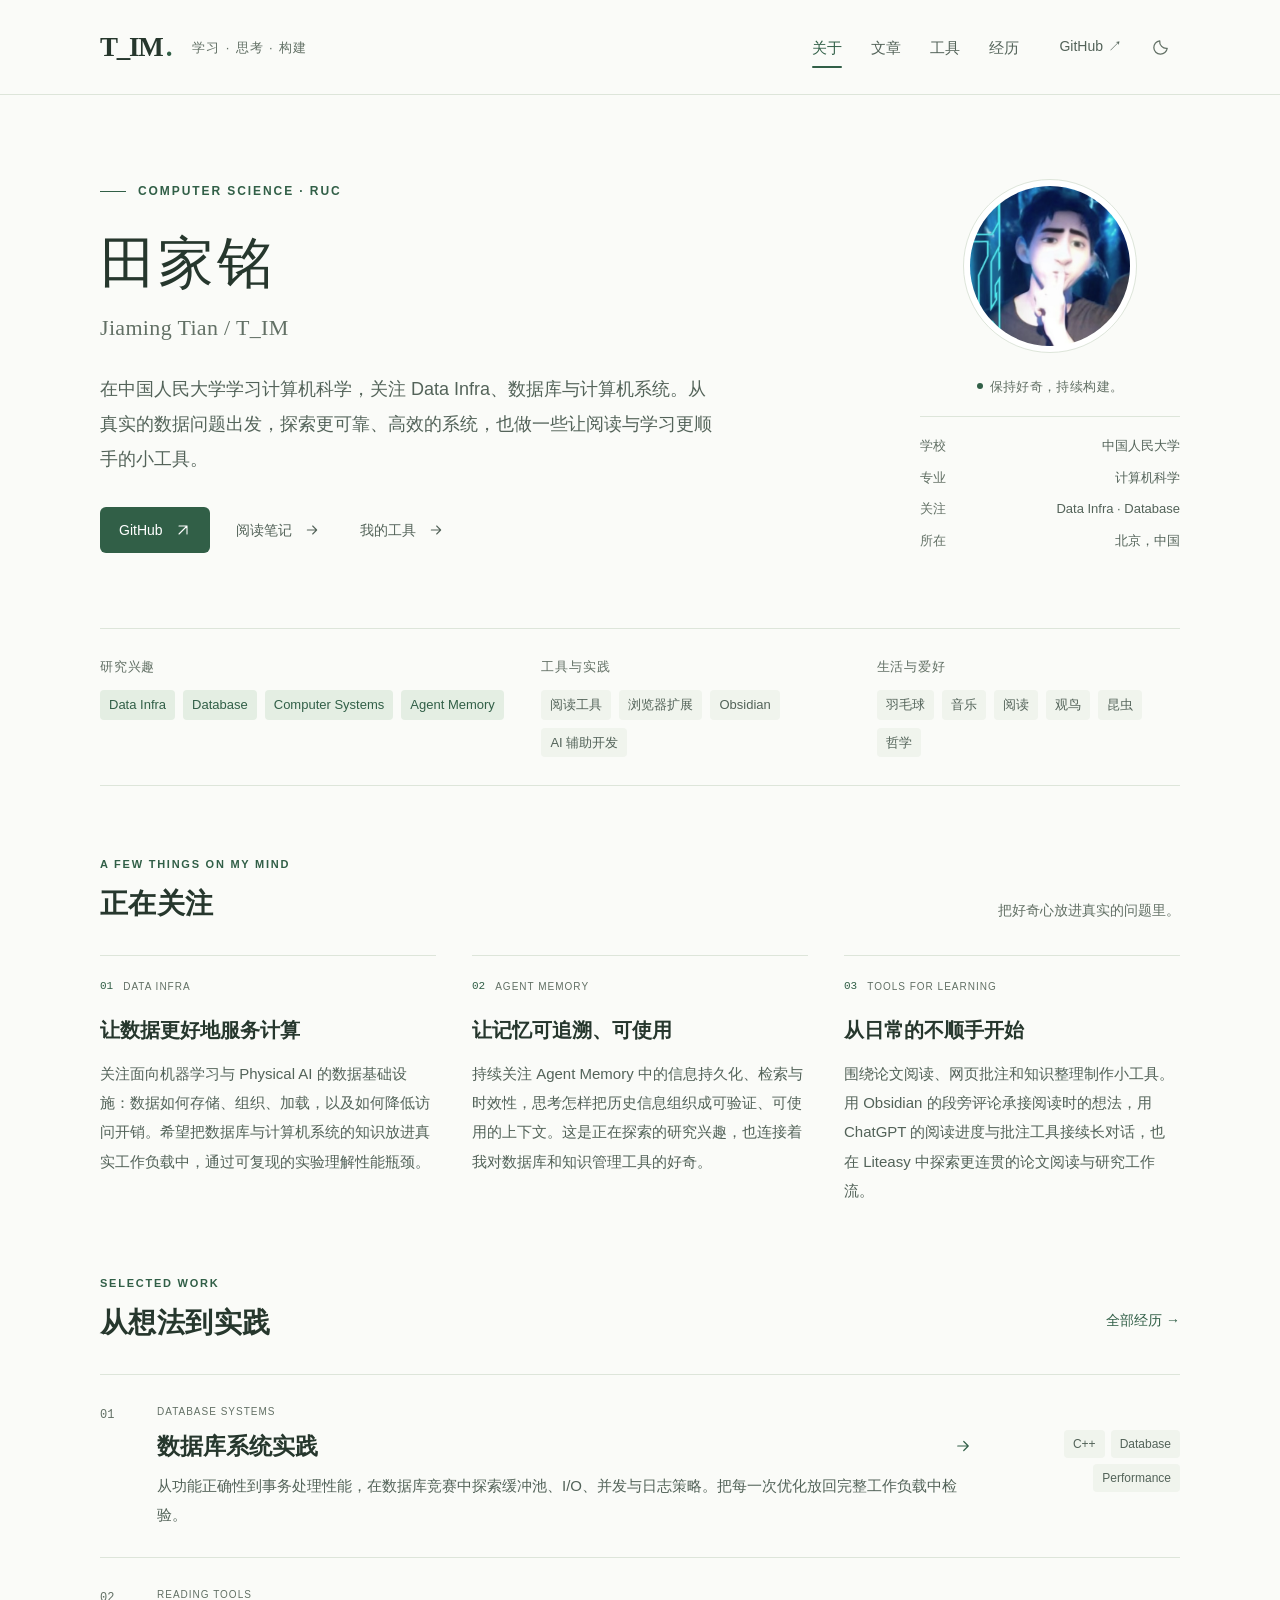
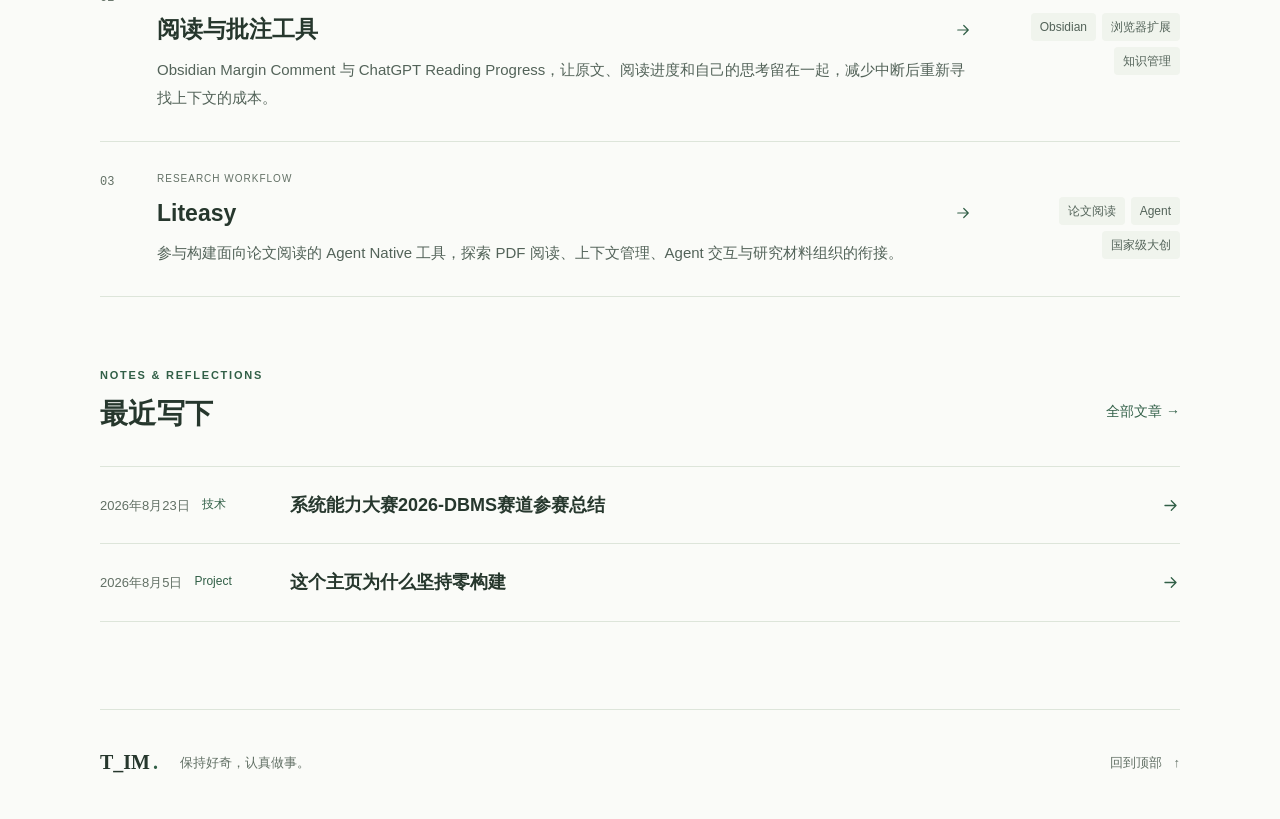
<file: index.html>
<!doctype html>
<html lang="zh-CN" data-theme="light">
<head>
  <meta charset="UTF-8"/>
  <meta name="viewport" content="width=device-width, initial-scale=1"/>
  <meta name="description" content="田家铭（T_IM），中国人民大学计算机科学本科生。关注 Data Infra、数据库系统、Agent Memory，制作阅读与知识管理工具。"/>
  <meta name="theme-color" content="#fafbf8"/>
  <meta name="color-scheme" content="light dark"/>
  <meta property="og:title" content="田家铭 T_IM · Data Infra &amp; Computer Systems"/>
  <meta property="og:description" content="田家铭（T_IM），中国人民大学计算机科学本科生。关注 Data Infra、数据库系统、Agent Memory，制作阅读与知识管理工具。"/>
  <meta property="og:type" content="website"/>
  <meta property="og:url" content="https://exyeus.github.io/"/>
  <meta property="og:locale" content="zh_CN"/>
  <link rel="canonical" href="https://exyeus.github.io/"/>
  <title>田家铭 T_IM · Data Infra &amp; Computer Systems</title>
  <link rel="icon" href="assets/favicon.svg" type="image/svg+xml"/>
  <script>try { document.documentElement.dataset.theme = localStorage.getItem('tim-homepage-theme') === 'dark' ? 'dark' : 'light'; } catch {}</script>
  <link rel="stylesheet" href="assets/styles.css"/>
  <script src="content/site.js" defer></script>
  <script src="content/blogs.js" defer></script>
  <script src="assets/app.js" defer></script>
</head>
<body data-page="home">
  <a class="skip-link" href="#main">跳到正文</a>
  <header class="site-header">
    <div class="header-inner container">
      <a class="brand" href="index.html" aria-label="T_IM · 返回首页"><span class="brand-word">T_IM<span class="brand-dot">.</span></span><span class="brand-caption">学习 · 思考 · 构建</span></a>
      <nav class="primary-nav" aria-label="主导航"><a href="index.html" aria-current="page">关于</a><a href="blogs.html">文章</a><a href="resources.html">工具</a><a href="projects.html">经历</a></nav>
      <div class="header-actions"><a class="header-github" href="https://github.com/Exyeus" target="_blank" rel="noopener noreferrer">GitHub <span aria-hidden="true">↗</span></a><button class="theme-toggle" id="themeToggle" type="button" aria-label="切换为深色主题" aria-pressed="false"><svg class="theme-moon" viewBox="0 0 24 24" aria-hidden="true"><path d="M20.5 13A8.5 8.5 0 0 1 11 3.5 8.5 8.5 0 1 0 20.5 13Z"/></svg><svg class="theme-sun" viewBox="0 0 24 24" aria-hidden="true"><circle cx="12" cy="12" r="4"/><path d="M12 2v2m0 16v2M2 12h2m16 0h2M5 5l1.5 1.5m11 11L19 19M5 19l1.5-1.5m11-11L19 5"/></svg></button></div>
    </div>
  </header>
  <main id="main" class="container main-content" tabindex="-1">
    <section class="hero" aria-labelledby="heroName">
      <div class="hero-copy">
        <p class="eyebrow hero-eyebrow" id="heroEyebrow">COMPUTER SCIENCE · RUC</p>
        <h1 id="heroName">田家铭</h1>
        <p class="hero-roman" id="heroRomanName">Jiaming Tian / T_IM</p>
        <p class="hero-intro" id="heroIntro">在中国人民大学学习计算机科学，关注 Data Infra、数据库与计算机系统。从真实的数据问题出发，探索更可靠、高效的系统，也做一些让阅读与学习更顺手的小工具。</p>
        <div class="hero-actions" id="heroActions"><a class="button button-primary" href="https://github.com/Exyeus">GitHub ↗</a><a class="button button-quiet" href="resources.html">我的工具 →</a></div>
      </div>
      <aside class="profile-aside" aria-label="个人信息">
        <figure class="profile-photo"><img src="assets/avatar.jpg" width="220" height="220" alt="T_IM 的个人头像" fetchpriority="high"/></figure>
        <p class="profile-caption"><span class="status-dot" aria-hidden="true"></span>保持好奇，持续构建。</p>
        <dl id="profileFacts"><div><dt>学校</dt><dd>中国人民大学</dd></div><div><dt>专业</dt><dd>计算机科学</dd></div></dl>
      </aside>
    </section>
    <section class="interests" aria-labelledby="interestsTitle">
      <h2 class="visually-hidden" id="interestsTitle">我的兴趣</h2><div id="interestGroups" class="interest-groups"></div>
    </section>
    <section class="home-section" id="about" aria-labelledby="focusTitle">
      <div class="section-heading"><div><p class="eyebrow">A FEW THINGS ON MY MIND</p><h2 id="focusTitle">正在关注</h2></div><span class="section-note">把好奇心放进真实的问题里。</span></div>
      <div class="focus-grid" id="aboutGrid"></div>
    </section>
    <section class="home-section" aria-labelledby="workTitle">
      <div class="section-heading"><div><p class="eyebrow">SELECTED WORK</p><h2 id="workTitle">从想法到实践</h2></div><a class="text-link" href="projects.html">全部经历 →</a></div>
      <div class="featured-list" id="featuredList"></div>
    </section>
    <section class="home-section last-section" aria-labelledby="writingTitle">
      <div class="section-heading"><div><p class="eyebrow">NOTES & REFLECTIONS</p><h2 id="writingTitle">最近写下</h2></div><a class="text-link" href="blogs.html">全部文章 →</a></div>
      <div id="latestPosts" class="blog-list"></div>
    </section>
    <noscript><p class="noscript-note">此页的目录与工具列表需要 JavaScript。你也可以在 <a href="https://github.com/Exyeus/exyeus.github.io/tree/main/content">GitHub 阅读原始内容</a>。</p></noscript>
  </main>
  <footer class="site-footer container"><div><a href="index.html" class="footer-name">T_IM<span class="brand-dot">.</span></a><span>保持好奇，认真做事。</span></div><a href="#main" class="back-top">回到顶部 <span aria-hidden="true">↑</span></a></footer>
</body>
</html>
</file>
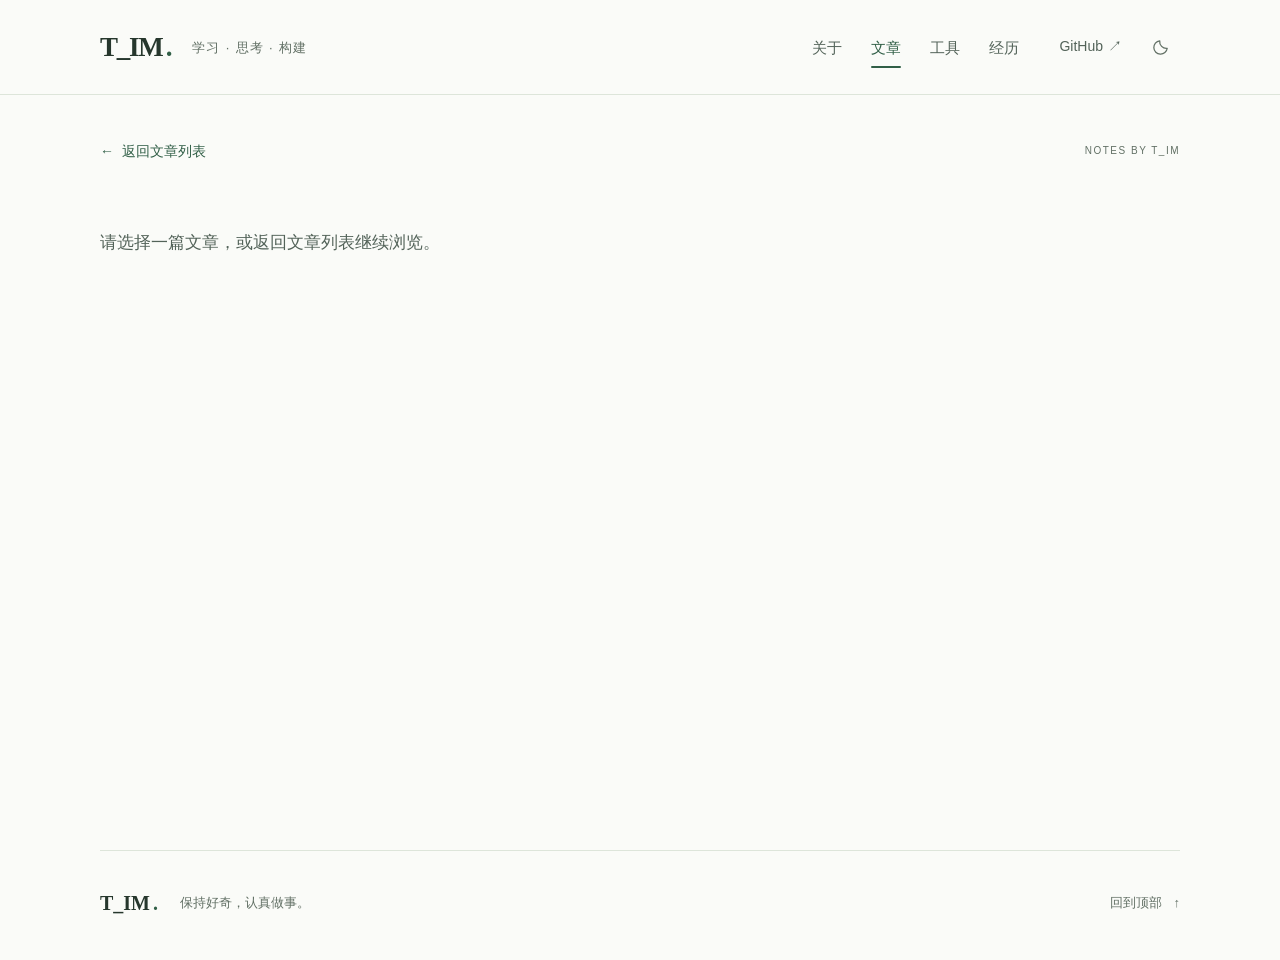
<file: article.html>
<!doctype html>
<html lang="zh-CN" data-theme="light">
<head>
  <meta charset="UTF-8"/>
  <meta name="viewport" content="width=device-width, initial-scale=1"/>
  <meta name="description" content="T_IM 的技术笔记与学习记录。"/>
  <meta name="theme-color" content="#fafbf8"/>
  <meta name="color-scheme" content="light dark"/>
  <meta property="og:title" content="阅读文章 · T_IM"/>
  <meta property="og:description" content="T_IM 的技术笔记与学习记录。"/>
  <meta property="og:type" content="article"/>
  <meta property="og:url" content="https://exyeus.github.io/article.html"/>
  <meta property="og:locale" content="zh_CN"/>
  <link rel="canonical" href="https://exyeus.github.io/article.html"/>
  <title>阅读文章 · T_IM</title>
  <link rel="icon" href="assets/favicon.svg" type="image/svg+xml"/>
  <script>try { document.documentElement.dataset.theme = localStorage.getItem('tim-homepage-theme') === 'dark' ? 'dark' : 'light'; } catch {}</script>
  <link rel="stylesheet" href="assets/styles.css"/>
  <script src="content/site.js" defer></script>
  <script src="content/blogs.js" defer></script>
  <script src="assets/app.js" defer></script>
  <script src="assets/markdown.js" defer></script>
  <script src="assets/article.js" defer></script>
</head>
<body data-page="article">
  <a class="skip-link" href="#main">跳到正文</a>
  <header class="site-header">
    <div class="header-inner container">
      <a class="brand" href="index.html" aria-label="T_IM · 返回首页"><span class="brand-word">T_IM<span class="brand-dot">.</span></span><span class="brand-caption">学习 · 思考 · 构建</span></a>
      <nav class="primary-nav" aria-label="主导航"><a href="index.html">关于</a><a href="blogs.html" aria-current="page">文章</a><a href="resources.html">工具</a><a href="projects.html">经历</a></nav>
      <div class="header-actions"><a class="header-github" href="https://github.com/Exyeus" target="_blank" rel="noopener noreferrer">GitHub <span aria-hidden="true">↗</span></a><button class="theme-toggle" id="themeToggle" type="button" aria-label="切换为深色主题" aria-pressed="false"><svg class="theme-moon" viewBox="0 0 24 24" aria-hidden="true"><path d="M20.5 13A8.5 8.5 0 0 1 11 3.5 8.5 8.5 0 1 0 20.5 13Z"/></svg><svg class="theme-sun" viewBox="0 0 24 24" aria-hidden="true"><circle cx="12" cy="12" r="4"/><path d="M12 2v2m0 16v2M2 12h2m16 0h2M5 5l1.5 1.5m11 11L19 19M5 19l1.5-1.5m11-11L19 5"/></svg></button></div>
    </div>
  </header>
  <main id="main" class="container main-content article-main" tabindex="-1">
    <div class="article-navigation"><a class="text-link" id="articleBack" href="blogs.html"><span aria-hidden="true">←</span> 返回文章列表</a><span class="article-site-note">NOTES BY T_IM</span></div>
    <div id="articleState" class="article-state" aria-live="polite">正在读取文章…</div>
    <header id="articleHeader" class="article-header" hidden><p class="eyebrow" id="articleCategory"></p><h1 id="articleTitle"></h1><div class="article-meta"><time id="articleDate"></time><span aria-hidden="true">·</span><span id="articleReadingTime"></span></div><p class="article-summary" id="articleSummary"></p><div class="tags" id="articleTags"></div></header>
    <div class="reading-layout"><article id="articleBody" class="prose" aria-label="文章正文"></article><aside class="toc-panel" id="tocPanel" hidden><nav aria-label="文章目录"><p class="toc-label">本文目录</p><div id="articleToc"></div></nav><div class="article-actions"><button class="text-link" id="copyArticleLink" type="button" hidden>复制文章链接 <span aria-hidden="true">↗</span></button><span id="copyStatus" role="status" aria-live="polite"></span><a class="text-link" id="articleSource" href="blogs.html" hidden>查看 Markdown 原文 ↗</a></div></aside></div>
    <noscript><p class="noscript-note">此页的目录与工具列表需要 JavaScript。你也可以在 <a href="https://github.com/Exyeus/exyeus.github.io/tree/main/content">GitHub 阅读原始内容</a>。</p></noscript>
  </main>
  <footer class="site-footer container"><div><a href="index.html" class="footer-name">T_IM<span class="brand-dot">.</span></a><span>保持好奇，认真做事。</span></div><a href="#main" class="back-top">回到顶部 <span aria-hidden="true">↑</span></a></footer>
</body>
</html>
</file>
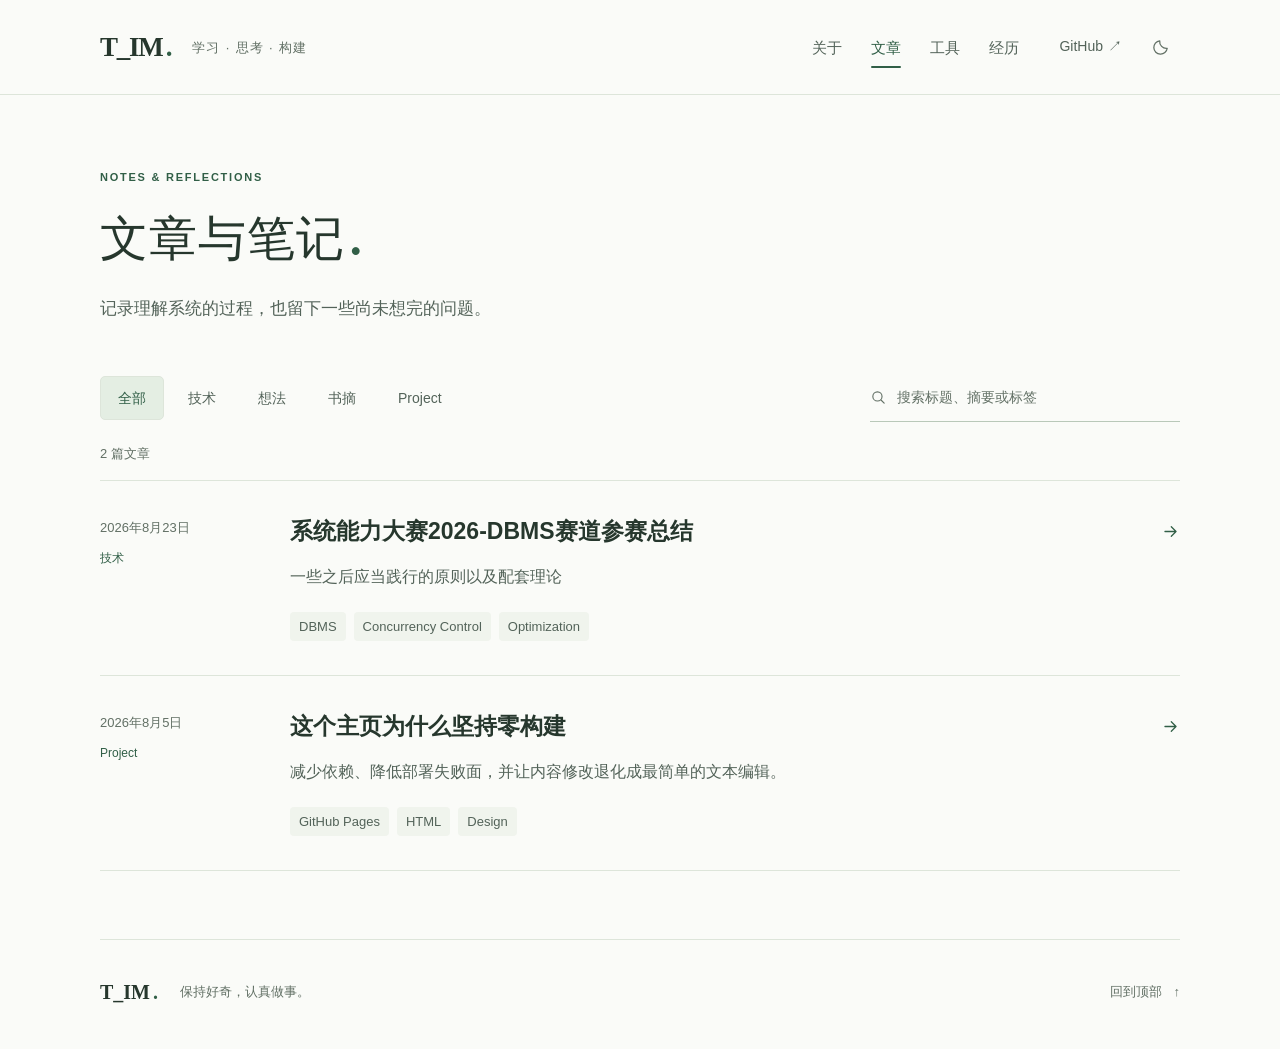
<file: blogs.html>
<!doctype html>
<html lang="zh-CN" data-theme="light">
<head>
  <meta charset="UTF-8"/>
  <meta name="viewport" content="width=device-width, initial-scale=1"/>
  <meta name="description" content="T_IM 的技术笔记、研究思考与学习记录。"/>
  <meta name="theme-color" content="#fafbf8"/>
  <meta name="color-scheme" content="light dark"/>
  <meta property="og:title" content="文章与笔记 · T_IM"/>
  <meta property="og:description" content="T_IM 的技术笔记、研究思考与学习记录。"/>
  <meta property="og:type" content="website"/>
  <meta property="og:url" content="https://exyeus.github.io/blogs.html"/>
  <meta property="og:locale" content="zh_CN"/>
  <link rel="canonical" href="https://exyeus.github.io/blogs.html"/>
  <title>文章与笔记 · T_IM</title>
  <link rel="icon" href="assets/favicon.svg" type="image/svg+xml"/>
  <script>try { document.documentElement.dataset.theme = localStorage.getItem('tim-homepage-theme') === 'dark' ? 'dark' : 'light'; } catch {}</script>
  <link rel="stylesheet" href="assets/styles.css"/>
  <script src="content/site.js" defer></script>
  <script src="content/blogs.js" defer></script>
  <script src="assets/app.js" defer></script>
</head>
<body data-page="blogs">
  <a class="skip-link" href="#main">跳到正文</a>
  <header class="site-header">
    <div class="header-inner container">
      <a class="brand" href="index.html" aria-label="T_IM · 返回首页"><span class="brand-word">T_IM<span class="brand-dot">.</span></span><span class="brand-caption">学习 · 思考 · 构建</span></a>
      <nav class="primary-nav" aria-label="主导航"><a href="index.html">关于</a><a href="blogs.html" aria-current="page">文章</a><a href="resources.html">工具</a><a href="projects.html">经历</a></nav>
      <div class="header-actions"><a class="header-github" href="https://github.com/Exyeus" target="_blank" rel="noopener noreferrer">GitHub <span aria-hidden="true">↗</span></a><button class="theme-toggle" id="themeToggle" type="button" aria-label="切换为深色主题" aria-pressed="false"><svg class="theme-moon" viewBox="0 0 24 24" aria-hidden="true"><path d="M20.5 13A8.5 8.5 0 0 1 11 3.5 8.5 8.5 0 1 0 20.5 13Z"/></svg><svg class="theme-sun" viewBox="0 0 24 24" aria-hidden="true"><circle cx="12" cy="12" r="4"/><path d="M12 2v2m0 16v2M2 12h2m16 0h2M5 5l1.5 1.5m11 11L19 19M5 19l1.5-1.5m11-11L19 5"/></svg></button></div>
    </div>
  </header>
  <main id="main" class="container main-content" tabindex="-1">
    <header class="page-heading"><p class="eyebrow">NOTES & REFLECTIONS</p><h1>文章与笔记<span class="heading-period">.</span></h1><p>记录理解系统的过程，也留下一些尚未想完的问题。</p></header>
    <section aria-label="文章目录" class="index-section">
      <div class="index-toolbar"><div class="filter-pills" id="blogFilters" role="group" aria-label="按文章分类筛选"></div><label class="search-box" for="blogSearch"><svg viewBox="0 0 24 24" aria-hidden="true"><circle cx="10.5" cy="10.5" r="6.5"/><path d="m15.5 15.5 4.5 4.5"/></svg><span class="visually-hidden">搜索文章标题、摘要或标签</span><input id="blogSearch" type="search" placeholder="搜索标题、摘要或标签" autocomplete="off"/></label></div>
      <p class="result-count" id="blogCount" role="status" aria-live="polite"></p>
      <div class="blog-list" id="blogList"></div>
      <div class="empty-state" id="blogEmpty" hidden><h2>暂时没有找到匹配的文章</h2><p>试试其他关键词，或回到完整的文章列表。</p><button class="button button-outline" id="clearBlogFilters" type="button">清除筛选</button></div>
    </section>
    <noscript><p class="noscript-note">此页的目录与工具列表需要 JavaScript。你也可以在 <a href="https://github.com/Exyeus/exyeus.github.io/tree/main/content">GitHub 阅读原始内容</a>。</p></noscript>
  </main>
  <footer class="site-footer container"><div><a href="index.html" class="footer-name">T_IM<span class="brand-dot">.</span></a><span>保持好奇，认真做事。</span></div><a href="#main" class="back-top">回到顶部 <span aria-hidden="true">↑</span></a></footer>
</body>
</html>
</file>
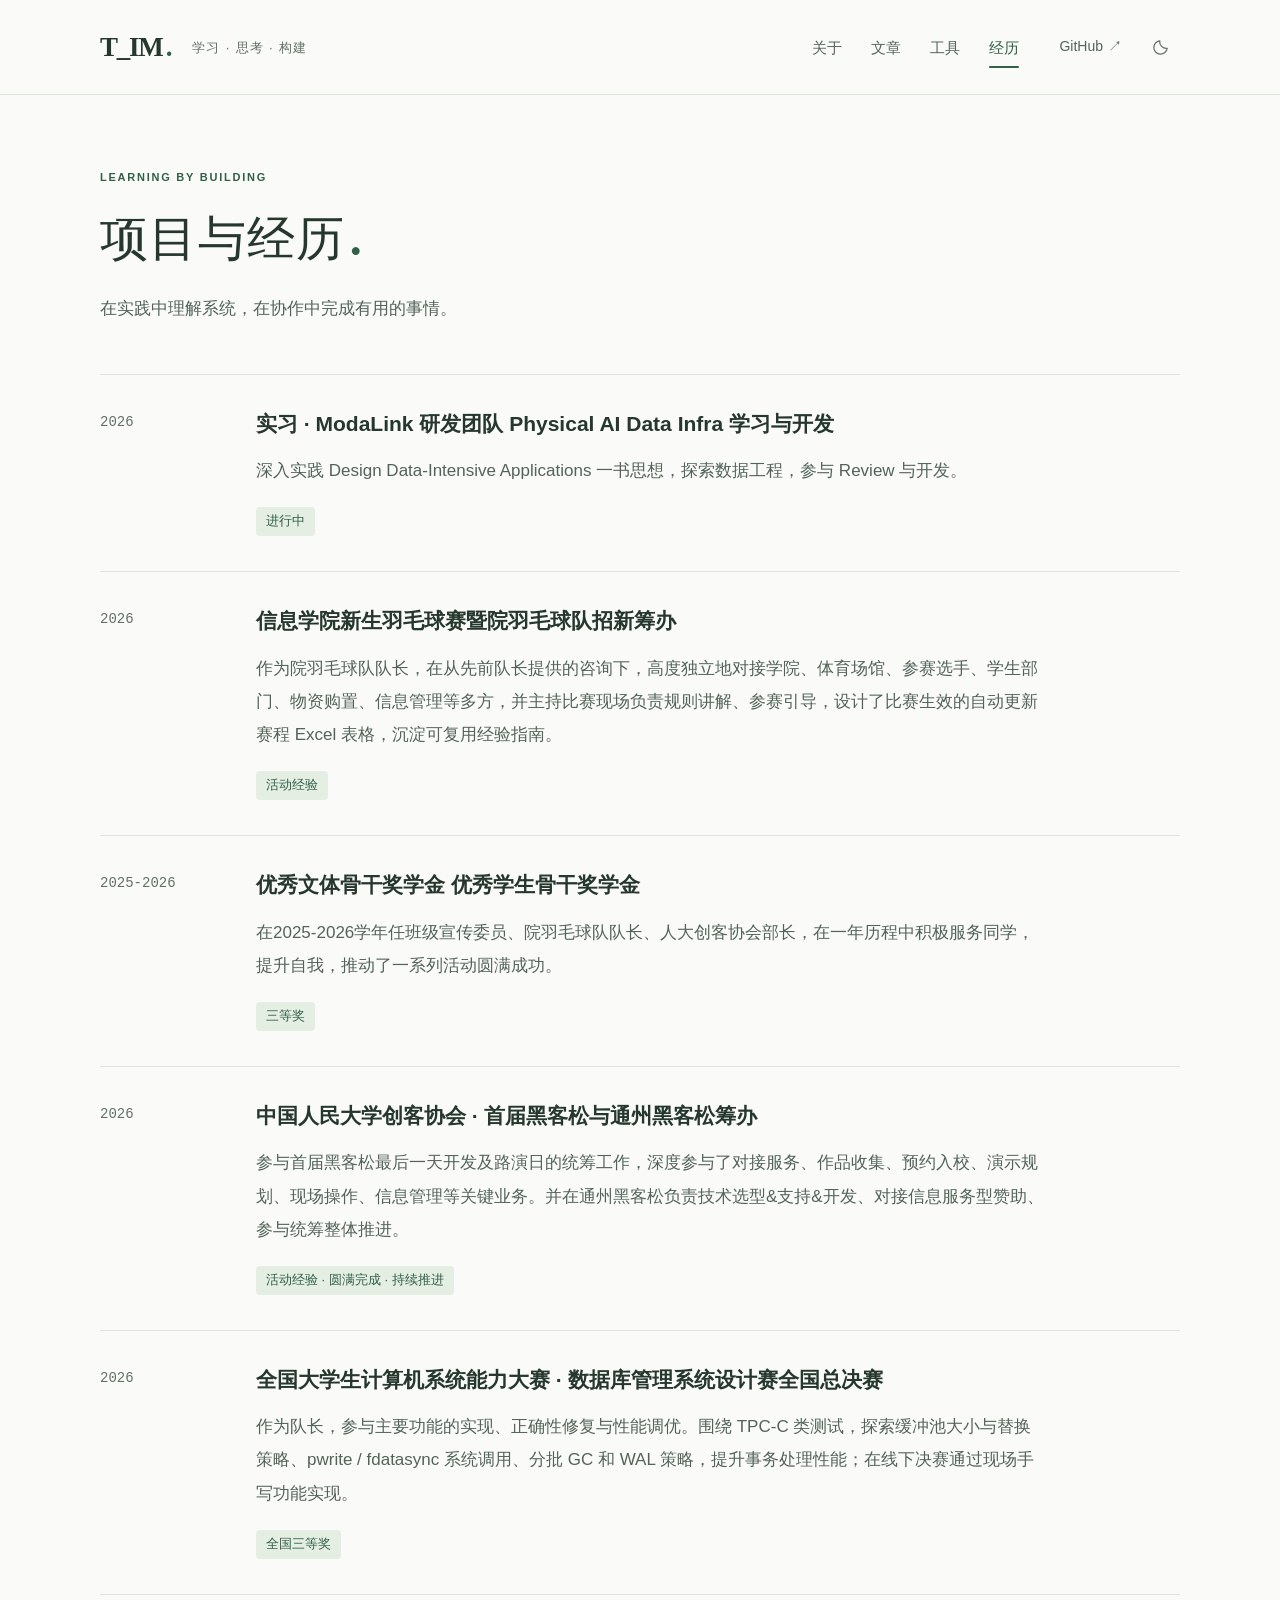
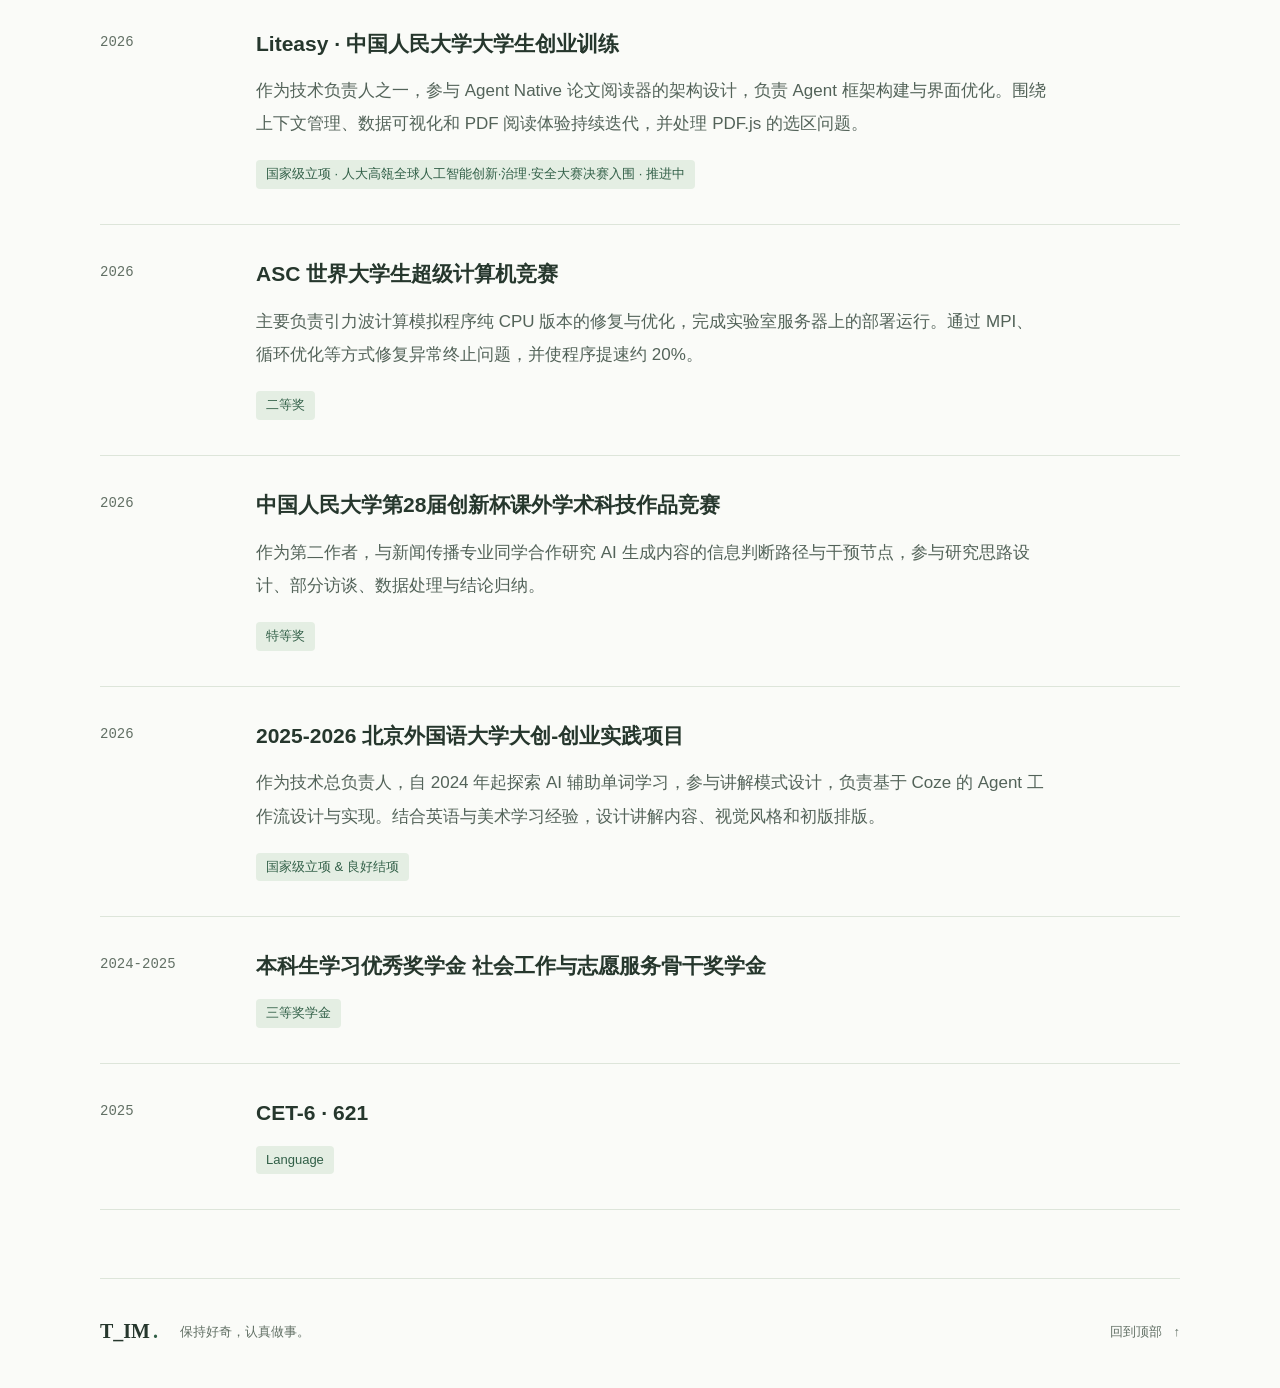
<file: projects.html>
<!doctype html>
<html lang="zh-CN" data-theme="light">
<head>
  <meta charset="UTF-8"/>
  <meta name="viewport" content="width=device-width, initial-scale=1"/>
  <meta name="description" content="T_IM 的数据库系统、Liteasy、超级计算及跨学科实践。"/>
  <meta name="theme-color" content="#fafbf8"/>
  <meta name="color-scheme" content="light dark"/>
  <meta property="og:title" content="项目与经历 · T_IM"/>
  <meta property="og:description" content="T_IM 的数据库系统、Liteasy、超级计算及跨学科实践。"/>
  <meta property="og:type" content="website"/>
  <meta property="og:url" content="https://exyeus.github.io/projects.html"/>
  <meta property="og:locale" content="zh_CN"/>
  <link rel="canonical" href="https://exyeus.github.io/projects.html"/>
  <title>项目与经历 · T_IM</title>
  <link rel="icon" href="assets/favicon.svg" type="image/svg+xml"/>
  <script>try { document.documentElement.dataset.theme = localStorage.getItem('tim-homepage-theme') === 'dark' ? 'dark' : 'light'; } catch {}</script>
  <link rel="stylesheet" href="assets/styles.css"/>
  <script src="content/site.js" defer></script>
  <script src="content/blogs.js" defer></script>
  <script src="assets/app.js" defer></script>
</head>
<body data-page="projects">
  <a class="skip-link" href="#main">跳到正文</a>
  <header class="site-header">
    <div class="header-inner container">
      <a class="brand" href="index.html" aria-label="T_IM · 返回首页"><span class="brand-word">T_IM<span class="brand-dot">.</span></span><span class="brand-caption">学习 · 思考 · 构建</span></a>
      <nav class="primary-nav" aria-label="主导航"><a href="index.html">关于</a><a href="blogs.html">文章</a><a href="resources.html">工具</a><a href="projects.html" aria-current="page">经历</a></nav>
      <div class="header-actions"><a class="header-github" href="https://github.com/Exyeus" target="_blank" rel="noopener noreferrer">GitHub <span aria-hidden="true">↗</span></a><button class="theme-toggle" id="themeToggle" type="button" aria-label="切换为深色主题" aria-pressed="false"><svg class="theme-moon" viewBox="0 0 24 24" aria-hidden="true"><path d="M20.5 13A8.5 8.5 0 0 1 11 3.5 8.5 8.5 0 1 0 20.5 13Z"/></svg><svg class="theme-sun" viewBox="0 0 24 24" aria-hidden="true"><circle cx="12" cy="12" r="4"/><path d="M12 2v2m0 16v2M2 12h2m16 0h2M5 5l1.5 1.5m11 11L19 19M5 19l1.5-1.5m11-11L19 5"/></svg></button></div>
    </div>
  </header>
  <main id="main" class="container main-content" tabindex="-1">
    <header class="page-heading"><p class="eyebrow">LEARNING BY BUILDING</p><h1>项目与经历<span class="heading-period">.</span></h1><p>在实践中理解系统，在协作中完成有用的事情。</p></header><section class="timeline index-section" id="projectsList" aria-label="项目与经历时间线"></section>
    <noscript><p class="noscript-note">此页的目录与工具列表需要 JavaScript。你也可以在 <a href="https://github.com/Exyeus/exyeus.github.io/tree/main/content">GitHub 阅读原始内容</a>。</p></noscript>
  </main>
  <footer class="site-footer container"><div><a href="index.html" class="footer-name">T_IM<span class="brand-dot">.</span></a><span>保持好奇，认真做事。</span></div><a href="#main" class="back-top">回到顶部 <span aria-hidden="true">↑</span></a></footer>
</body>
</html>
</file>
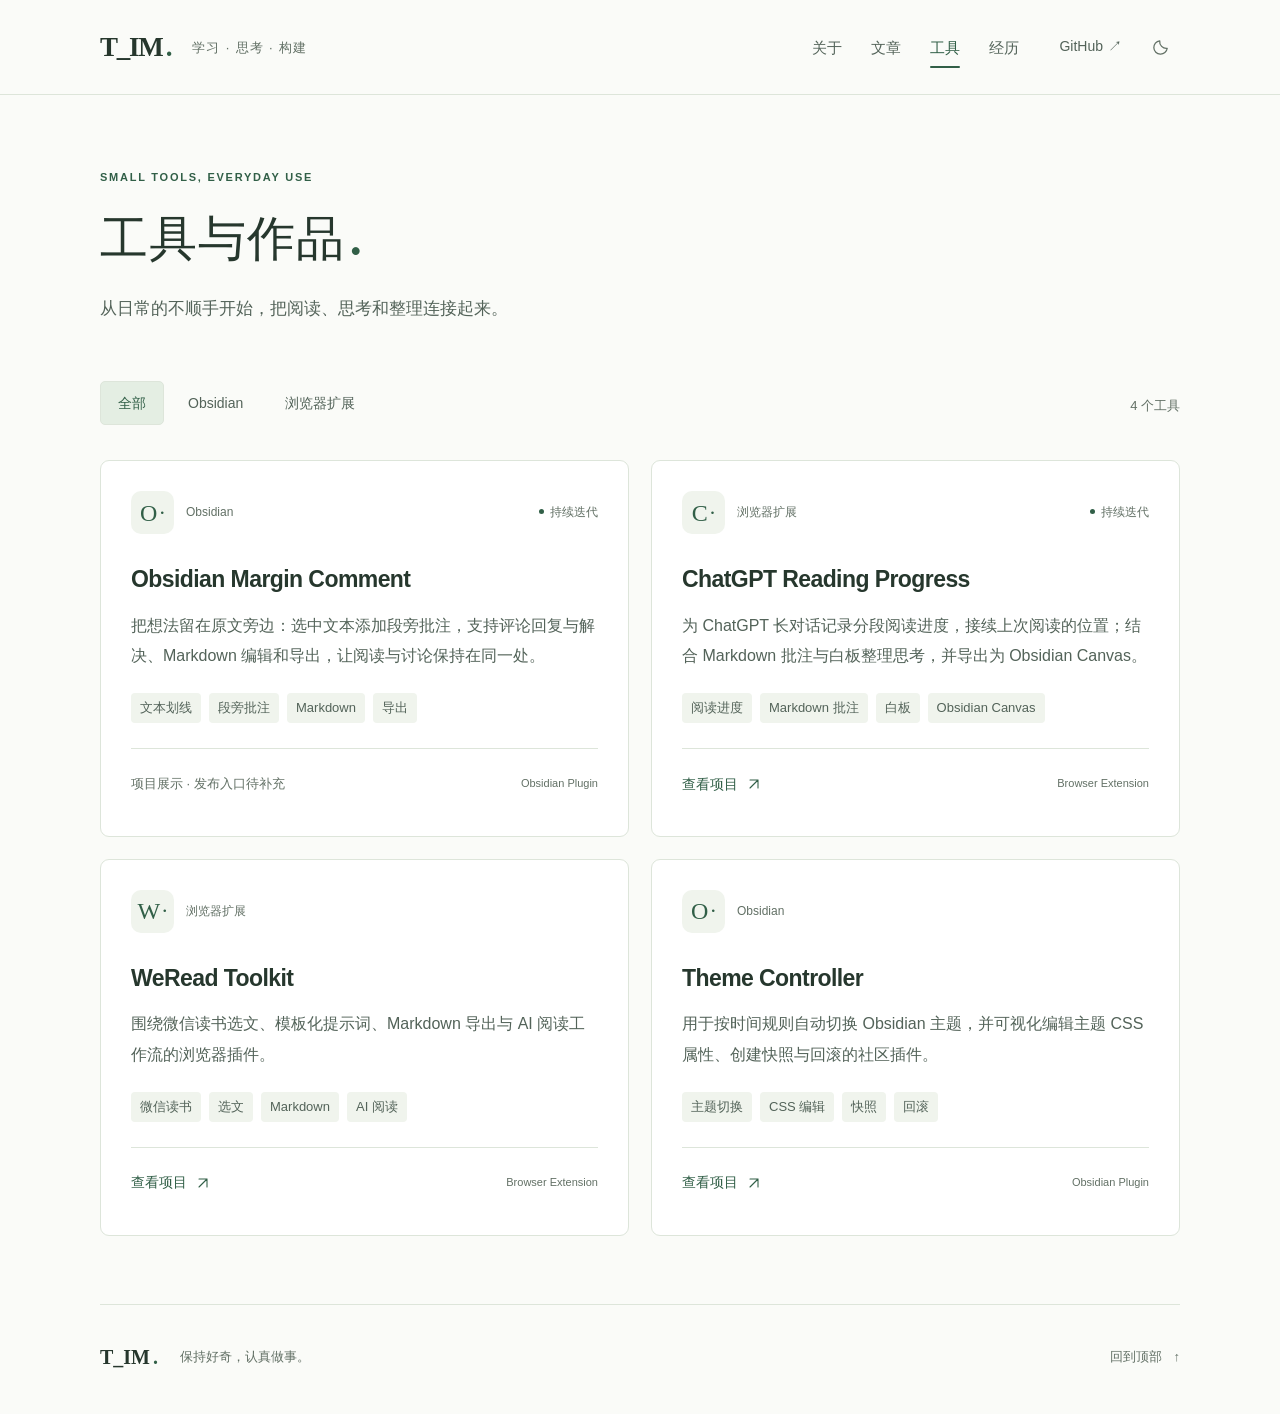
<file: resources.html>
<!doctype html>
<html lang="zh-CN" data-theme="light">
<head>
  <meta charset="UTF-8"/>
  <meta name="viewport" content="width=device-width, initial-scale=1"/>
  <meta name="description" content="Obsidian Margin Comment、ChatGPT Reading Progress 与其他阅读、知识管理工具。"/>
  <meta name="theme-color" content="#fafbf8"/>
  <meta name="color-scheme" content="light dark"/>
  <meta property="og:title" content="工具与作品 · T_IM"/>
  <meta property="og:description" content="Obsidian Margin Comment、ChatGPT Reading Progress 与其他阅读、知识管理工具。"/>
  <meta property="og:type" content="website"/>
  <meta property="og:url" content="https://exyeus.github.io/resources.html"/>
  <meta property="og:locale" content="zh_CN"/>
  <link rel="canonical" href="https://exyeus.github.io/resources.html"/>
  <title>工具与作品 · T_IM</title>
  <link rel="icon" href="assets/favicon.svg" type="image/svg+xml"/>
  <script>try { document.documentElement.dataset.theme = localStorage.getItem('tim-homepage-theme') === 'dark' ? 'dark' : 'light'; } catch {}</script>
  <link rel="stylesheet" href="assets/styles.css"/>
  <script src="content/site.js" defer></script>
  <script src="content/blogs.js" defer></script>
  <script src="assets/app.js" defer></script>
</head>
<body data-page="resources">
  <a class="skip-link" href="#main">跳到正文</a>
  <header class="site-header">
    <div class="header-inner container">
      <a class="brand" href="index.html" aria-label="T_IM · 返回首页"><span class="brand-word">T_IM<span class="brand-dot">.</span></span><span class="brand-caption">学习 · 思考 · 构建</span></a>
      <nav class="primary-nav" aria-label="主导航"><a href="index.html">关于</a><a href="blogs.html">文章</a><a href="resources.html" aria-current="page">工具</a><a href="projects.html">经历</a></nav>
      <div class="header-actions"><a class="header-github" href="https://github.com/Exyeus" target="_blank" rel="noopener noreferrer">GitHub <span aria-hidden="true">↗</span></a><button class="theme-toggle" id="themeToggle" type="button" aria-label="切换为深色主题" aria-pressed="false"><svg class="theme-moon" viewBox="0 0 24 24" aria-hidden="true"><path d="M20.5 13A8.5 8.5 0 0 1 11 3.5 8.5 8.5 0 1 0 20.5 13Z"/></svg><svg class="theme-sun" viewBox="0 0 24 24" aria-hidden="true"><circle cx="12" cy="12" r="4"/><path d="M12 2v2m0 16v2M2 12h2m16 0h2M5 5l1.5 1.5m11 11L19 19M5 19l1.5-1.5m11-11L19 5"/></svg></button></div>
    </div>
  </header>
  <main id="main" class="container main-content" tabindex="-1">
    <header class="page-heading"><p class="eyebrow">SMALL TOOLS, EVERYDAY USE</p><h1>工具与作品<span class="heading-period">.</span></h1><p>从日常的不顺手开始，把阅读、思考和整理连接起来。</p></header>
    <section class="index-section" aria-label="工具列表"><div class="index-toolbar"><div class="filter-pills" id="resourceFilters" role="group" aria-label="按工具平台筛选"></div><span class="result-count" id="resourceCount" role="status" aria-live="polite"></span></div><div class="resource-grid" id="resourceList"></div></section>
    <noscript><p class="noscript-note">此页的目录与工具列表需要 JavaScript。你也可以在 <a href="https://github.com/Exyeus/exyeus.github.io/tree/main/content">GitHub 阅读原始内容</a>。</p></noscript>
  </main>
  <footer class="site-footer container"><div><a href="index.html" class="footer-name">T_IM<span class="brand-dot">.</span></a><span>保持好奇，认真做事。</span></div><a href="#main" class="back-top">回到顶部 <span aria-hidden="true">↑</span></a></footer>
</body>
</html>
</file>
<file: assets/styles.css>
/* A quiet, content-first theme. No font, icon, or stylesheet CDN is required. */
:root {
  color-scheme: light;
  --bg: #fafbf8;
  --surface: #ffffff;
  --soft: #f0f4ed;
  --text: #26372d;
  --secondary: #536359;
  --muted: #627065;
  --line: #dde5da;
  --line-strong: #b9c8b9;
  --accent: #315f47;
  --accent-hover: #234a36;
  --accent-soft: #e4eee3;
  --on-accent: #ffffff;
  --selection-bg: #cce4cf;
  --selection-text: #183622;
  --mark-bg: #e9efc6;
  --mark-text: #28361b;
  --code-bg: #eef2eb;
  --content-width: 1080px;
  --sans: -apple-system, BlinkMacSystemFont, "Segoe UI", "Noto Sans CJK SC", "PingFang SC", "Microsoft YaHei", sans-serif;
  --serif: Georgia, "Noto Serif CJK SC", "Songti SC", STSong, serif;
  --mono: ui-monospace, "Cascadia Code", "SFMono-Regular", Consolas, monospace;
}
:root[data-theme="dark"] {
  color-scheme: dark;
  --bg: #19211e;
  --surface: #202b25;
  --soft: #24322a;
  --text: #e1e9df;
  --secondary: #bcc9bd;
  --muted: #a6b7a9;
  --line: #35453a;
  --line-strong: #536a59;
  --accent: #a9cfb5;
  --accent-hover: #c4e2cb;
  --accent-soft: #2c4031;
  --on-accent: #1a2c20;
  --selection-bg: #52755c;
  --selection-text: #ffffff;
  --mark-bg: #555f32;
  --mark-text: #f4f2d6;
  --code-bg: #26352b;
}
* { box-sizing: border-box; }
html { scroll-behavior: smooth; scroll-padding-top: 110px; }
body { margin: 0; min-width: 280px; background: var(--bg); color: var(--text); font-family: var(--sans); font-size: 17px; line-height: 1.8; -webkit-font-smoothing: antialiased; text-rendering: optimizeLegibility; }
[hidden] { display: none !important; }
a { color: inherit; text-decoration: none; text-underline-offset: .22em; }
button, input { font: inherit; color: inherit; }
button { cursor: pointer; }
svg { display: inline-block; width: 19px; height: 19px; fill: none; stroke: currentColor; stroke-width: 1.6; stroke-linecap: round; stroke-linejoin: round; flex: 0 0 auto; }
img { max-width: 100%; }
p, h1, h2, h3, h4, h5, h6 { overflow-wrap: break-word; }
h1, h2, h3, h4, h5, h6 { color: var(--text); font-weight: 600; }
::selection { background: var(--selection-bg); color: var(--selection-text); -webkit-text-fill-color: var(--selection-text); }
mark { background: var(--mark-bg); color: var(--mark-text); -webkit-text-fill-color: var(--mark-text); padding: .06em .16em; border-radius: 3px; }
:focus-visible { outline: 2px solid var(--accent); outline-offset: 5px; border-radius: 3px; }
.container { width: min(var(--content-width), calc(100% - 80px)); margin-inline: auto; }
.main-content { min-height: calc(100vh - 210px); }
.main-content:focus { outline: none; }
.visually-hidden { position: absolute; width: 1px; height: 1px; padding: 0; margin: -1px; overflow: hidden; clip: rect(0, 0, 0, 0); white-space: nowrap; border: 0; }
.skip-link { position: fixed; top: 12px; left: 12px; z-index: 100; transform: translateY(-180%); padding: 10px 18px; color: var(--on-accent); background: var(--accent); border-radius: 6px; }
.skip-link:focus { transform: none; }
.site-header { border-bottom: 1px solid var(--line); background: var(--bg); }
.header-inner { display: flex; align-items: center; min-height: 94px; gap: 40px; }
.brand { display: inline-flex; align-items: center; gap: 21px; white-space: nowrap; margin-right: auto; }
.brand-word { font: 600 27px/1 var(--serif); letter-spacing: -.045em; }
.brand-dot { color: var(--accent); padding-left: 3px; }
.brand-caption { font-size: 13px; letter-spacing: .1em; color: var(--muted); padding-top: 2px; }
.primary-nav { display: flex; align-items: center; gap: 29px; }
.primary-nav a { display: inline-flex; align-items: center; min-height: 48px; font-size: 15px; color: var(--secondary); position: relative; }
.primary-nav a:hover, .primary-nav a[aria-current] { color: var(--accent); }
.primary-nav a[aria-current]::after { position: absolute; content: ""; bottom: 3px; left: 0; right: 0; height: 2px; background: var(--accent); border-radius: 3px; }
.header-actions { display: flex; align-items: center; gap: 18px; }
.header-github { display: inline-flex; align-items: center; gap: 5px; min-height: 44px; font-size: 14px; color: var(--secondary); }
.header-github:hover { color: var(--accent); }
.theme-toggle { border: 0; background: transparent; display: grid; place-items: center; width: 40px; height: 44px; padding: 0; color: var(--muted); border-radius: 6px; }
.theme-toggle:hover { background: var(--soft); color: var(--accent); }
.theme-sun { display: none; }
[data-theme="dark"] .theme-moon { display: none; }
[data-theme="dark"] .theme-sun { display: block; }
.hero { display: grid; grid-template-columns: minmax(0, 1fr) 260px; align-items: center; gap: 100px; padding: 84px 0 72px; }
.eyebrow { margin: 0 0 14px; font-size: 11px; line-height: 1.6; font-weight: 600; letter-spacing: .16em; color: var(--accent); }
.hero-eyebrow { display: flex; align-items: center; gap: 12px; margin-bottom: 26px; font-size: 12px; }
.hero-eyebrow::before { content: ""; width: 26px; height: 1px; background: var(--accent); }
.hero h1 { margin: 0; font-size: clamp(44px, 4.4vw, 64px); letter-spacing: .04em; font-weight: 550; line-height: 1.28; }
.hero-roman { margin: 12px 0 27px; color: var(--muted); font: 22px/1.55 var(--serif); letter-spacing: .015em; }
.hero-intro { max-width: 620px; margin: 0; color: var(--secondary); font-size: 18px; line-height: 1.95; }
.hero-actions { display: flex; gap: 12px; flex-wrap: wrap; margin-top: 30px; }
.button { display: inline-flex; align-items: center; justify-content: center; gap: 12px; min-height: 46px; padding: 9px 18px; border: 1px solid transparent; border-radius: 6px; font-size: 14px; line-height: 1.6; font-weight: 500; transition: background .18s, color .18s, border-color .18s; }
.button svg { width: 16px; height: 16px; }
.button-primary { background: var(--accent); color: var(--on-accent); }
.button-primary:hover { background: var(--accent-hover); }
.button-quiet { color: var(--secondary); padding-inline: 13px; }
.button-quiet:hover { color: var(--accent); background: var(--soft); }
.button-outline { border-color: var(--line-strong); background: var(--surface); color: var(--accent); }
.profile-aside { text-align: center; }
.profile-photo { width: 174px; height: 174px; margin: 0 auto 22px; padding: 6px; border: 1px solid var(--line); border-radius: 50%; background: var(--surface); }
.profile-photo img { width: 160px; height: 160px; display: block; object-fit: cover; border-radius: 50%; filter: saturate(.7); }
.profile-caption { margin: 0 0 18px; color: var(--muted); font-size: 13px; letter-spacing: .03em; }
.status-dot { display: inline-block; width: 6px; height: 6px; margin-right: 7px; border-radius: 50%; background: var(--accent); vertical-align: 2px; }
.profile-aside dl { margin: 0; padding-top: 13px; border-top: 1px solid var(--line); }
.profile-aside dl div { display: flex; justify-content: space-between; gap: 12px; padding: 4px 0; font-size: 13px; }
.profile-aside dt { color: var(--muted); }
.profile-aside dd { margin: 0; text-align: right; color: var(--secondary); }
.interests { border-block: 1px solid var(--line); padding: 26px 0 28px; }
.interest-groups { display: grid; grid-template-columns: 1.35fr 1fr 1fr; gap: 32px; }
.interest-group h3 { margin: 0 0 12px; font-size: 13px; color: var(--muted); font-weight: 500; letter-spacing: .06em; }
.tags { display: flex; flex-wrap: wrap; align-items: center; gap: 8px; }
.tag { display: inline-block; font-size: 13px; line-height: 1.5; border-radius: 4px; background: var(--soft); color: var(--secondary); padding: 5px 9px; overflow-wrap: anywhere; }
.interest-group:first-child .tag { color: var(--accent); background: var(--accent-soft); }
.home-section { padding-top: 70px; }
.last-section { padding-bottom: 22px; }
.section-heading { display: flex; align-items: end; justify-content: space-between; gap: 24px; margin-bottom: 32px; }
.section-heading .eyebrow { margin-bottom: 10px; }
.section-heading h2 { margin: 0; font-size: 28px; line-height: 1.4; letter-spacing: .015em; }
.section-note { color: var(--muted); font-size: 14px; }
.text-link { display: inline-flex; gap: 8px; align-items: center; min-height: 44px; padding: 0; color: var(--accent); font-size: 14px; line-height: 1.6; border: 0; background: transparent; }
.text-link:hover { text-decoration: underline; }
.text-link svg { width: 16px; height: 16px; }
.focus-grid { display: grid; grid-template-columns: repeat(3, minmax(0, 1fr)); gap: 36px; }
.focus-item { padding-top: 21px; border-top: 1px solid var(--line); }
.item-kicker { margin: 0; display: flex; gap: 10px; align-items: center; color: var(--muted); font-size: 10px; line-height: 1.7; font-weight: 500; letter-spacing: .1em; }
.item-number { color: var(--accent); font-family: var(--mono); font-size: 11px; letter-spacing: 0; }
.focus-item h3 { margin: 18px 0 13px; font-size: 20px; line-height: 1.6; }
.focus-item p { margin: 0; color: var(--secondary); font-size: 15px; line-height: 1.95; }
.work-item { display: grid; grid-template-columns: 34px minmax(0, 1fr) 185px; gap: 23px; padding: 28px 0; border-top: 1px solid var(--line); align-items: start; }
.work-item:last-child { border-bottom: 1px solid var(--line); }
.work-index { padding-top: 2px; color: var(--muted); font: 12px/1.8 var(--mono); }
.work-body h3 { margin: 9px 0 9px; font-size: 23px; line-height: 1.5; }
.work-body h3 a { display: flex; justify-content: space-between; align-items: center; gap: 16px; }
.work-body h3 a:hover { color: var(--accent); }
.work-body h3 svg { color: var(--accent); width: 18px; height: 18px; }
.work-body > p:not(.item-kicker) { margin: 0; color: var(--secondary); font-size: 15px; line-height: 1.9; }
.work-tags { justify-content: end; padding-top: 27px; gap: 6px; }
.work-tags .tag { font-size: 12px; }
.page-heading { padding: 74px 0 48px; }
.page-heading .eyebrow { margin-bottom: 20px; }
.page-heading h1 { margin: 0 0 22px; font-size: clamp(34px, 4vw, 48px); line-height: 1.35; font-weight: 550; letter-spacing: .02em; }
.heading-period { padding-left: 5px; color: var(--accent); font-family: var(--serif); }
.page-heading > p:last-child { max-width: 700px; margin: 0; color: var(--secondary); font-size: 17px; line-height: 1.9; }
.index-section { margin-bottom: 68px; }
.index-toolbar { display: flex; align-items: center; justify-content: space-between; gap: 20px; }
.filter-pills { display: flex; flex-wrap: wrap; align-items: center; gap: 6px; }
.filter-pill { min-height: 44px; padding: 8px 17px; font-size: 14px; line-height: 1.6; border: 1px solid transparent; border-radius: 5px; background: transparent; color: var(--secondary); transition: background .18s, color .18s; }
.filter-pill:hover { background: var(--soft); color: var(--accent); }
.filter-pill[aria-pressed="true"] { color: var(--accent); background: var(--accent-soft); border-color: var(--line); }
.search-box { display: flex; align-items: center; gap: 10px; min-height: 46px; width: min(310px, 100%); border-bottom: 1px solid var(--line-strong); padding: 4px 0; color: var(--muted); }
.search-box:focus-within { border-color: var(--accent); }
.search-box svg { width: 17px; height: 17px; }
.search-box input { min-width: 0; width: 100%; outline: 0; border: 0; padding: 7px 0; background: transparent; color: var(--text); font-size: 14px; }
.search-box input::placeholder { color: var(--muted); }
.result-count { font-size: 13px; color: var(--muted); margin: 20px 0 15px; white-space: nowrap; }
.blog-row { display: grid; grid-template-columns: 155px minmax(0, 1fr); gap: 35px; padding: 32px 0 34px; border-top: 1px solid var(--line); }
.blog-row:last-child { border-bottom: 1px solid var(--line); }
.blog-date { display: flex; flex-direction: column; align-items: start; gap: 8px; color: var(--muted); font-size: 13px; padding-top: 3px; }
.blog-date span { font-size: 12px; color: var(--accent); }
.blog-body h2, .blog-body h3 { margin: 0 0 12px; font-size: 23px; line-height: 1.6; }
.blog-body a { display: flex; justify-content: space-between; align-items: baseline; gap: 24px; }
.blog-body a svg { align-self: center; color: var(--accent); }
.blog-body a:hover { color: var(--accent); }
.blog-body > p { margin: 0 0 20px; color: var(--secondary); font-size: 16px; line-height: 1.85; }
.blog-row.compact { padding: 24px 0; }
.blog-row.compact .blog-date { flex-direction: row; flex-wrap: wrap; gap: 7px 12px; }
.blog-row.compact h3 { font-size: 18px; margin: 0; }
.empty-state { text-align: center; padding: 60px 24px; border-block: 1px solid var(--line); color: var(--secondary); }
.empty-state h2 { font-size: 21px; font-weight: 500; margin: 0 0 12px; }
.empty-state p { font-size: 15px; margin-bottom: 24px; }
.resource-grid { display: grid; grid-template-columns: repeat(2, minmax(0, 1fr)); gap: 22px; margin-top: 28px; }
.resource-card { display: flex; flex-direction: column; padding: 30px; border: 1px solid var(--line); border-radius: 9px; background: var(--surface); scroll-margin-top: 28px; }
.resource-card:target { outline: 2px solid var(--accent); outline-offset: 4px; }
.resource-top { display: flex; gap: 12px; align-items: center; margin-bottom: 28px; }
.resource-monogram { display: flex; align-items: center; justify-content: center; width: 43px; height: 43px; border-radius: 10px; background: var(--soft); color: var(--accent); font: 24px/1 var(--serif); }
.resource-monogram span { font-size: 22px; margin-left: 2px; }
.resource-type { color: var(--muted); font-size: 12px; }
.resource-status { margin-left: auto; font-size: 12px; color: var(--muted); }
.resource-status i { display: inline-block; width: 5px; height: 5px; border-radius: 50%; background: var(--accent); margin-right: 6px; vertical-align: 2px; }
.resource-card h2 { font-size: 23px; line-height: 1.5; margin: 0 0 14px; letter-spacing: -.025em; }
.resource-description { color: var(--secondary); font-size: 16px; line-height: 1.9; margin: 0 0 22px; flex: 1; }
.resource-card .tags { margin-bottom: 25px; }
.resource-bottom { display: flex; gap: 10px; align-items: center; flex-wrap: wrap; justify-content: space-between; border-top: 1px solid var(--line); padding-top: 13px; }
.resource-platform { font-size: 11px; color: var(--muted); }
.release-note { font-size: 13px; color: var(--muted); min-height: 44px; display: inline-flex; align-items: center; }
.timeline-item { display: grid; grid-template-columns: 120px minmax(0, 1fr); gap: 36px; padding: 32px 0 35px; border-top: 1px solid var(--line); scroll-margin-top: 28px; }
.timeline-item:last-child { border-bottom: 1px solid var(--line); }
.timeline-item:target .timeline-body { border-left: 2px solid var(--accent); padding-left: 18px; }
.timeline-year { color: var(--muted); font: 14px/1.8 var(--mono); padding-top: 3px; }
.timeline-body h2 { font-size: 21px; line-height: 1.65; margin: 0 0 13px; max-width: 780px; }
.timeline-body p { color: var(--secondary); font-size: 17px; line-height: 1.95; margin: 0 0 18px; max-width: 790px; }
.badge { display: inline-block; padding: 4px 10px; font-size: 13px; color: var(--accent); background: var(--accent-soft); border-radius: 4px; line-height: 1.6; }
.article-navigation { display: flex; justify-content: space-between; align-items: center; padding-top: 34px; gap: 24px; }
.article-site-note { color: var(--muted); font-size: 10px; letter-spacing: .15em; }
.article-header { max-width: 790px; padding: 38px 0 35px; margin-bottom: 32px; border-bottom: 1px solid var(--line); }
.article-header h1 { font-size: clamp(28px, 3.1vw, 42px); line-height: 1.5; letter-spacing: -.025em; margin: 0 0 22px; font-weight: 600; }
.article-meta { display: flex; flex-wrap: wrap; gap: 10px; color: var(--muted); font-size: 13px; }
.article-summary { color: var(--secondary); font-size: 17px; line-height: 1.85; margin: 24px 0 18px; }
.reading-layout { display: grid; grid-template-columns: minmax(0, 760px) minmax(180px, 1fr); gap: 64px; align-items: start; padding-bottom: 50px; }
.prose { color: var(--text); font-size: 18px; line-height: 1.95; min-width: 0; overflow-wrap: anywhere; }
.prose > :first-child { margin-top: 0; }
.prose p { margin: 0 0 1.35em; }
.prose h2, .prose h3, .prose h4, .prose h5, .prose h6 { margin: 1.9em 0 .8em; line-height: 1.6; font-weight: 600; position: relative; scroll-margin-top: 30px; }
.prose h2 { font-size: 27px; }
.prose h3 { font-size: 24px; }
.prose h4 { font-size: 21px; }
.prose h5 { font-size: 19px; }
.prose h6 { font-size: 18px; }
.prose a { color: var(--accent); text-decoration: underline; text-decoration-color: var(--line-strong); text-decoration-thickness: 1px; }
.prose a:hover { text-decoration-color: var(--accent); }
.prose .heading-anchor { color: var(--muted); text-decoration: none; font-size: .75em; margin-left: .55em; opacity: 0; }
.prose :is(h2,h3,h4,h5,h6):hover .heading-anchor, .prose .heading-anchor:focus-visible { opacity: 1; }
.prose ul, .prose ol { padding-left: 1.5em; margin: 0 0 1.4em; }
.prose li { padding-left: .2em; margin: .48em 0; }
.prose li > p { margin: .4em 0; }
.prose li > ul, .prose li > ol { margin: .4em 0; }
.prose li::marker { color: var(--accent); }
.prose blockquote { margin: 1.5em 0; border-left: 3px solid var(--line-strong); padding: 10px 22px; color: var(--secondary); background: var(--soft); border-radius: 0 5px 5px 0; }
.prose blockquote > :last-child { margin-bottom: 0; }
.prose code { padding: .16em .35em; border-radius: 4px; background: var(--code-bg); color: var(--text); font-family: var(--mono); font-size: .86em; }
.prose pre { overflow-x: auto; max-width: 100%; padding: 20px 22px; margin: 1.5em 0; background: var(--code-bg); color: var(--text); border: 1px solid var(--line); border-radius: 7px; tab-size: 4; line-height: 1.7; }
.prose pre code { padding: 0; background: transparent; border-radius: 0; white-space: pre; font-size: 14px; overflow-wrap: normal; }
.prose hr { border: 0; border-top: 1px solid var(--line); margin: 2.2em 0; }
.prose img { display: block; height: auto; margin: 20px auto; border-radius: 6px; }
.table-scroll { overflow-x: auto; margin: 1.5em 0; }
.prose table { border-collapse: collapse; width: 100%; font-size: .9em; }
.prose th, .prose td { border: 1px solid var(--line); padding: 10px 14px; text-align: left; min-width: 100px; }
.prose th { background: var(--soft); font-weight: 600; }
.toc-panel { position: sticky; top: 35px; padding-left: 22px; border-left: 1px solid var(--line); font-size: 13px; max-height: calc(100vh - 60px); overflow-y: auto; }
.toc-label { color: var(--text); margin: 0 0 13px; font-size: 13px; font-weight: 600; }
#articleToc { display: grid; gap: 2px; }
#articleToc a { display: block; padding: 7px 3px; color: var(--muted); line-height: 1.65; overflow-wrap: anywhere; }
#articleToc a:hover, #articleToc a.active { color: var(--accent); }
#articleToc a.active { font-weight: 600; }
#articleToc a[data-level="1"] { padding-left: 10px; }
#articleToc a[data-level="2"], #articleToc a[data-level="3"], #articleToc a[data-level="4"], #articleToc a[data-level="5"] { padding-left: 20px; font-size: 12px; }
.article-actions { display: grid; gap: 6px; margin-top: 24px; padding-top: 14px; border-top: 1px solid var(--line); }
.article-actions .text-link { font-size: 12px; justify-content: flex-start; text-align: left; }
#copyStatus { display: block; font-size: 12px; color: var(--muted); }
#copyStatus:empty { display: none; }
.copy-link-fallback { display: block; width: 100%; max-width: 100%; font-size: 12px; padding: 7px; background: var(--surface); color: var(--text); border: 1px solid var(--line-strong); border-radius: 4px; }
.article-state { padding: 55px 0; max-width: 760px; color: var(--secondary); }
.article-state:empty { display: none; }
.article-state h1 { font-size: 28px; }
.article-state a { color: var(--accent); text-decoration: underline; }
.retry-button { border: 1px solid var(--line-strong); border-radius: 5px; background: var(--surface); padding: 10px 18px; color: var(--accent); }
.site-footer { display: flex; justify-content: space-between; align-items: center; gap: 24px; border-top: 1px solid var(--line); padding-block: 30px 35px; margin-top: 65px; color: var(--muted); font-size: 13px; }
.site-footer > div { display: flex; align-items: center; gap: 22px; }
.footer-name { font: 600 20px/1.5 var(--serif); color: var(--text); }
.back-top { display: inline-flex; align-items: center; gap: 12px; min-height: 44px; }
.back-top:hover { color: var(--accent); }
.noscript-note { padding: 20px; margin: 30px 0; color: var(--secondary); border: 1px solid var(--line); }
.noscript-note a { text-decoration: underline; }
@media (max-width: 1000px) {
  .container { width: calc(100% - 64px); }
  .brand-caption { display: none; }
  .header-inner { gap: 30px; }
  .hero { grid-template-columns: minmax(0, 1fr) 220px; gap: 60px; padding-top: 65px; }
  .interest-groups { gap: 22px; }
  .focus-grid { gap: 25px; }
  .work-item { grid-template-columns: 30px minmax(0, 1fr) 155px; gap: 18px; }
  .reading-layout { grid-template-columns: minmax(0, 1fr) 180px; gap: 35px; }
  .resource-card { padding: 25px; }
}
@media (max-width: 760px) {
  .container { width: calc(100% - 44px); }
  .header-inner { min-height: 84px; flex-wrap: wrap; gap: 0; padding-block: 18px 0; }
  .brand { order: 1; }
  .brand-word { font-size: 25px; }
  .header-actions { order: 2; gap: 14px; }
  .primary-nav { order: 3; width: 100%; justify-content: space-between; gap: 12px; margin-top: 11px; }
  .primary-nav a { min-height: 45px; padding-inline: 7px; font-size: 14px; }
  .primary-nav a[aria-current]::after { left: 7px; right: 7px; bottom: 0; }
  .hero { grid-template-columns: minmax(0, 1fr); gap: 36px; padding: 48px 0 35px; }
  .hero h1 { font-size: 48px; }
  .hero-eyebrow { margin-bottom: 21px; font-size: 11px; }
  .hero-roman { font-size: 21px; margin-bottom: 22px; }
  .hero-intro { font-size: 17px; line-height: 1.95; }
  .hero-actions { margin-top: 24px; gap: 5px; }
  .button { font-size: 13px; gap: 8px; padding-inline: 14px; }
  .profile-aside { display: grid; grid-template-columns: 86px minmax(0, 1fr); gap: 0 22px; text-align: left; align-items: start; padding-top: 28px; border-top: 1px solid var(--line); }
  .profile-photo { width: 86px; height: 86px; padding: 4px; margin: 0; grid-row: 1 / 3; }
  .profile-photo img { width: 76px; height: 76px; }
  .profile-caption { margin: 0 0 8px; font-size: 12px; }
  .profile-aside dl { border: 0; padding: 0; }
  .profile-aside dl div { padding-block: 2px; font-size: 12px; }
  .interests { padding: 25px 0; }
  .interest-groups { grid-template-columns: 1fr; gap: 22px; }
  .interest-group h3 { margin-bottom: 10px; }
  .tag { font-size: 12px; }
  .home-section { padding-top: 48px; }
  .section-heading { align-items: end; margin-bottom: 26px; gap: 18px; }
  .section-heading h2 { font-size: 25px; }
  .section-heading .eyebrow { font-size: 9px; letter-spacing: .12em; }
  .section-note { display: none; }
  .text-link { font-size: 13px; }
  .focus-grid { grid-template-columns: 1fr; gap: 28px; }
  .focus-item { padding-top: 19px; }
  .focus-item h3 { font-size: 21px; margin-top: 13px; }
  .focus-item p { font-size: 16px; }
  .work-item { grid-template-columns: 22px minmax(0, 1fr); gap: 8px 15px; padding-block: 26px; }
  .work-body h3 { font-size: 22px; }
  .work-body > p:not(.item-kicker) { font-size: 16px; }
  .work-tags { grid-column: 2; justify-content: start; padding-top: 8px; }
  .page-heading { padding: 45px 0 32px; }
  .page-heading h1 { font-size: 36px; margin-bottom: 18px; }
  .page-heading > p:last-child { font-size: 16px; }
  .page-heading .eyebrow { font-size: 10px; margin-bottom: 16px; }
  .index-toolbar { flex-wrap: wrap; gap: 12px; }
  .search-box { width: 100%; order: -1; margin-bottom: 8px; }
  .search-box input { font-size: 16px; }
  .filter-pills { gap: 2px; }
  .filter-pill { padding-inline: 13px; font-size: 13px; }
  .result-count { margin-block: 16px; font-size: 12px; }
  .blog-row { grid-template-columns: 1fr; gap: 13px; padding-block: 25px; }
  .blog-date { flex-direction: row; gap: 14px; align-items: center; font-size: 12px; }
  .blog-body h2 { font-size: 21px; }
  .blog-body a { gap: 16px; }
  .blog-body > p { font-size: 16px; }
  .blog-row.compact h3 { font-size: 18px; }
  .resource-grid { grid-template-columns: 1fr; margin-top: 16px; gap: 18px; }
  .resource-card { padding: 24px; }
  .resource-top { margin-bottom: 24px; gap: 10px; }
  .resource-card h2 { font-size: 23px; }
  .resource-status { font-size: 11px; }
  .resource-description { font-size: 16px; }
  .resource-platform { font-size: 10px; }
  .timeline-item { grid-template-columns: 1fr; gap: 10px; padding-block: 27px; }
  .timeline-year { font-size: 13px; }
  .timeline-body h2 { font-size: 20px; }
  .timeline-body p { font-size: 17px; }
  .article-navigation { padding-top: 22px; }
  .article-site-note { display: none; }
  .article-header { padding-top: 26px; margin-bottom: 24px; }
  .article-header h1 { font-size: 29px; line-height: 1.5; }
  .article-meta { font-size: 12px; }
  .article-summary { font-size: 16px; }
  .reading-layout { display: flex; flex-direction: column; gap: 30px; padding-bottom: 20px; }
  .prose { order: 2; width: 100%; font-size: 18px; line-height: 1.95; }
  .prose h2 { font-size: 25px; }
  .prose h3 { font-size: 22px; }
  .prose h4 { font-size: 20px; }
  .prose pre { padding: 16px; }
  .prose pre code { font-size: 13px; }
  .prose blockquote { padding-inline: 16px; }
  .toc-panel { order: 1; width: 100%; position: static; max-height: 270px; padding: 18px 20px; border: 1px solid var(--line); background: var(--soft); border-radius: 6px; }
  #articleToc a { min-height: 36px; }
  .article-actions { display: flex; flex-wrap: wrap; column-gap: 20px; margin-top: 12px; }
  .article-actions .text-link { font-size: 13px; }
  .site-footer { margin-top: 44px; padding-block: 23px; gap: 18px; font-size: 12px; }
  .site-footer > div { gap: 10px; flex-wrap: wrap; }
  .footer-name { font-size: 18px; }
  .back-top { white-space: nowrap; gap: 6px; }
}
@media (max-width: 360px) {
  .container { width: calc(100% - 32px); }
  .header-github { font-size: 12px; }
  .hero h1 { font-size: 44px; }
  .resource-card { padding: 20px; }
  .resource-platform { display: none; }
  .filter-pill { padding-inline: 11px; }
}
@media (prefers-reduced-motion: reduce) {
  html { scroll-behavior: auto; }
  *, *::before, *::after { animation: none !important; transition: none !important; }
}
@media (forced-colors: active) {
  .tag, .badge, .filter-pill[aria-pressed="true"], .button-primary { border: 1px solid ButtonText; }
  .primary-nav a[aria-current] { text-decoration: underline; }
}
@media print {
  :root, :root[data-theme="dark"] { --bg: #fff; --text: #111; --secondary: #333; --muted: #444; --line: #ccc; --code-bg: #f3f3f3; --accent: #204b35; color-scheme: light; }
  .site-header, .site-footer, .article-navigation, .toc-panel, .skip-link, .hero-actions { display: none !important; }
  .container { width: 100%; }
  .article-header { max-width: none; padding-top: 0; }
  .reading-layout { display: block; }
  .prose { font-size: 11pt; line-height: 1.7; }
  .prose pre { white-space: pre-wrap; overflow: visible; }
  .prose pre code { white-space: pre-wrap; overflow-wrap: anywhere; }
  .prose a { text-decoration: underline; }
  .heading-anchor { display: none; }
  .resource-card, .timeline-item { break-inside: avoid; }
}
</file>
